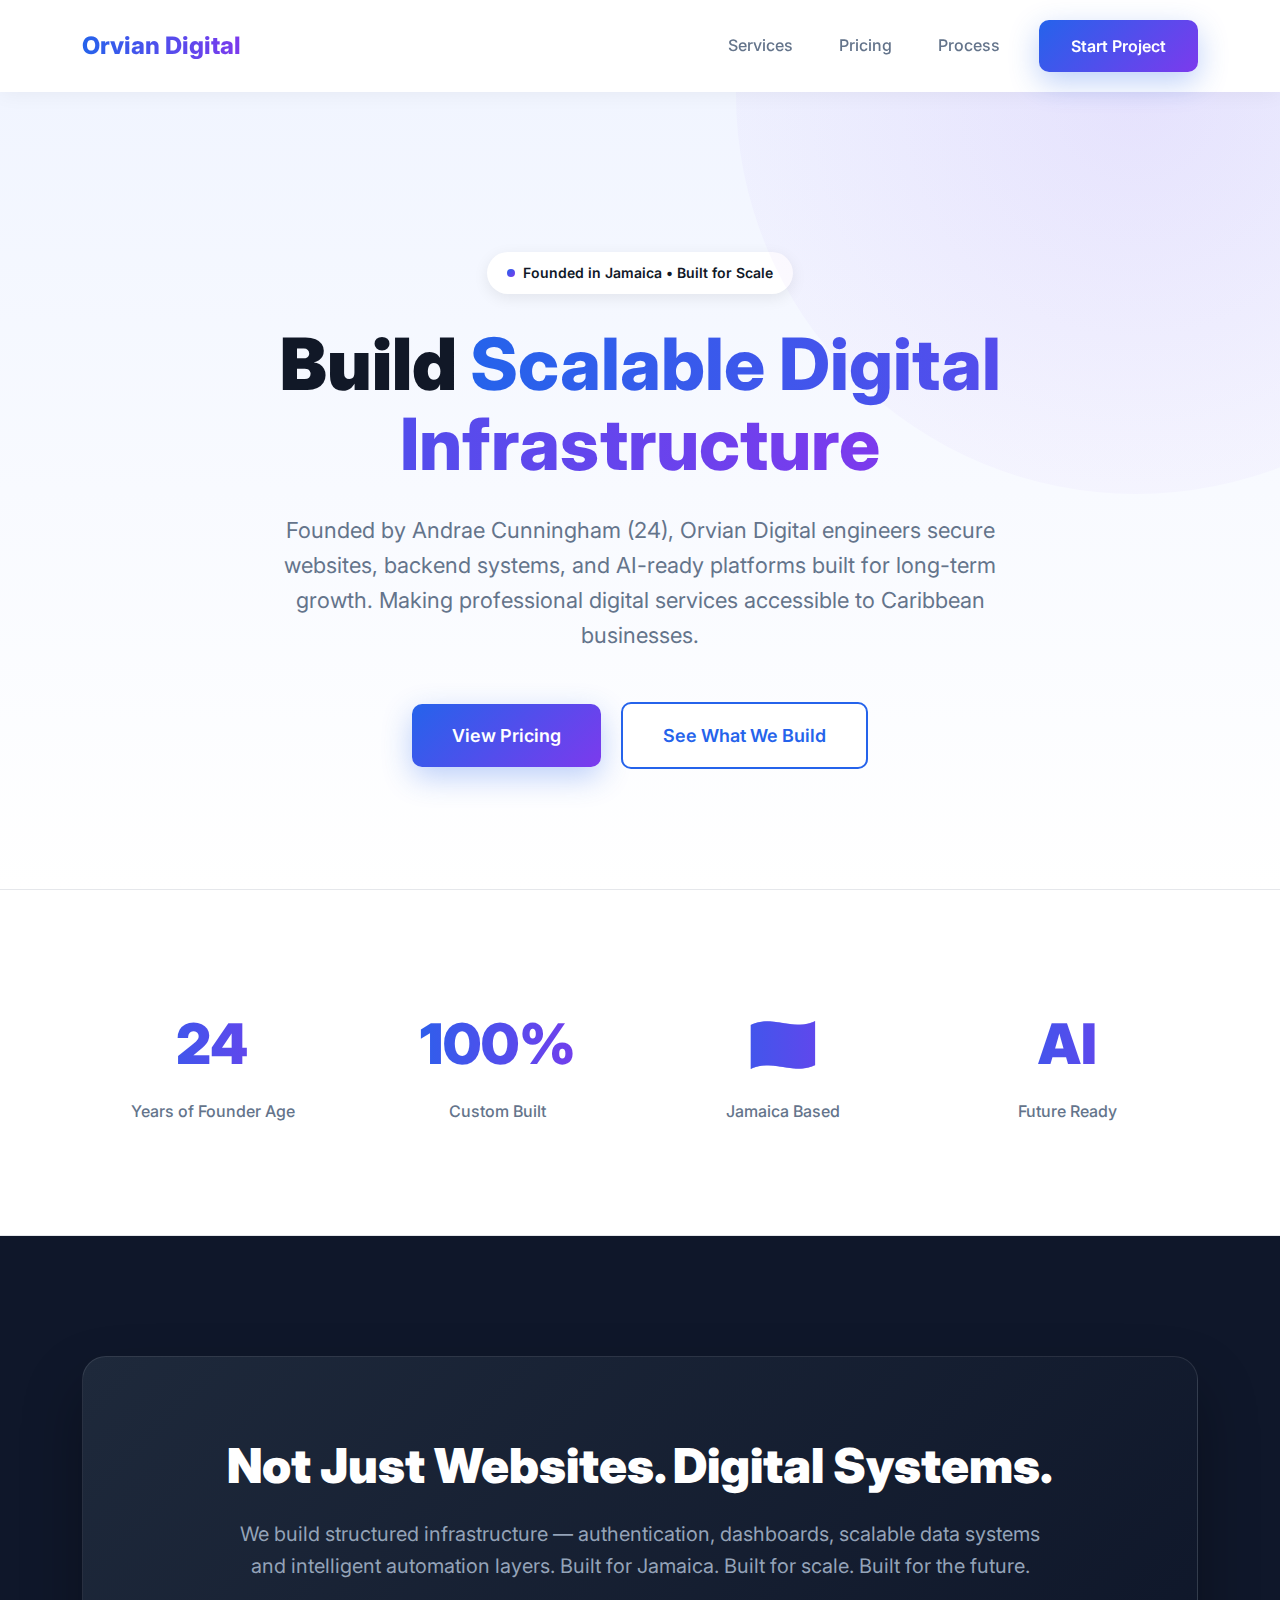
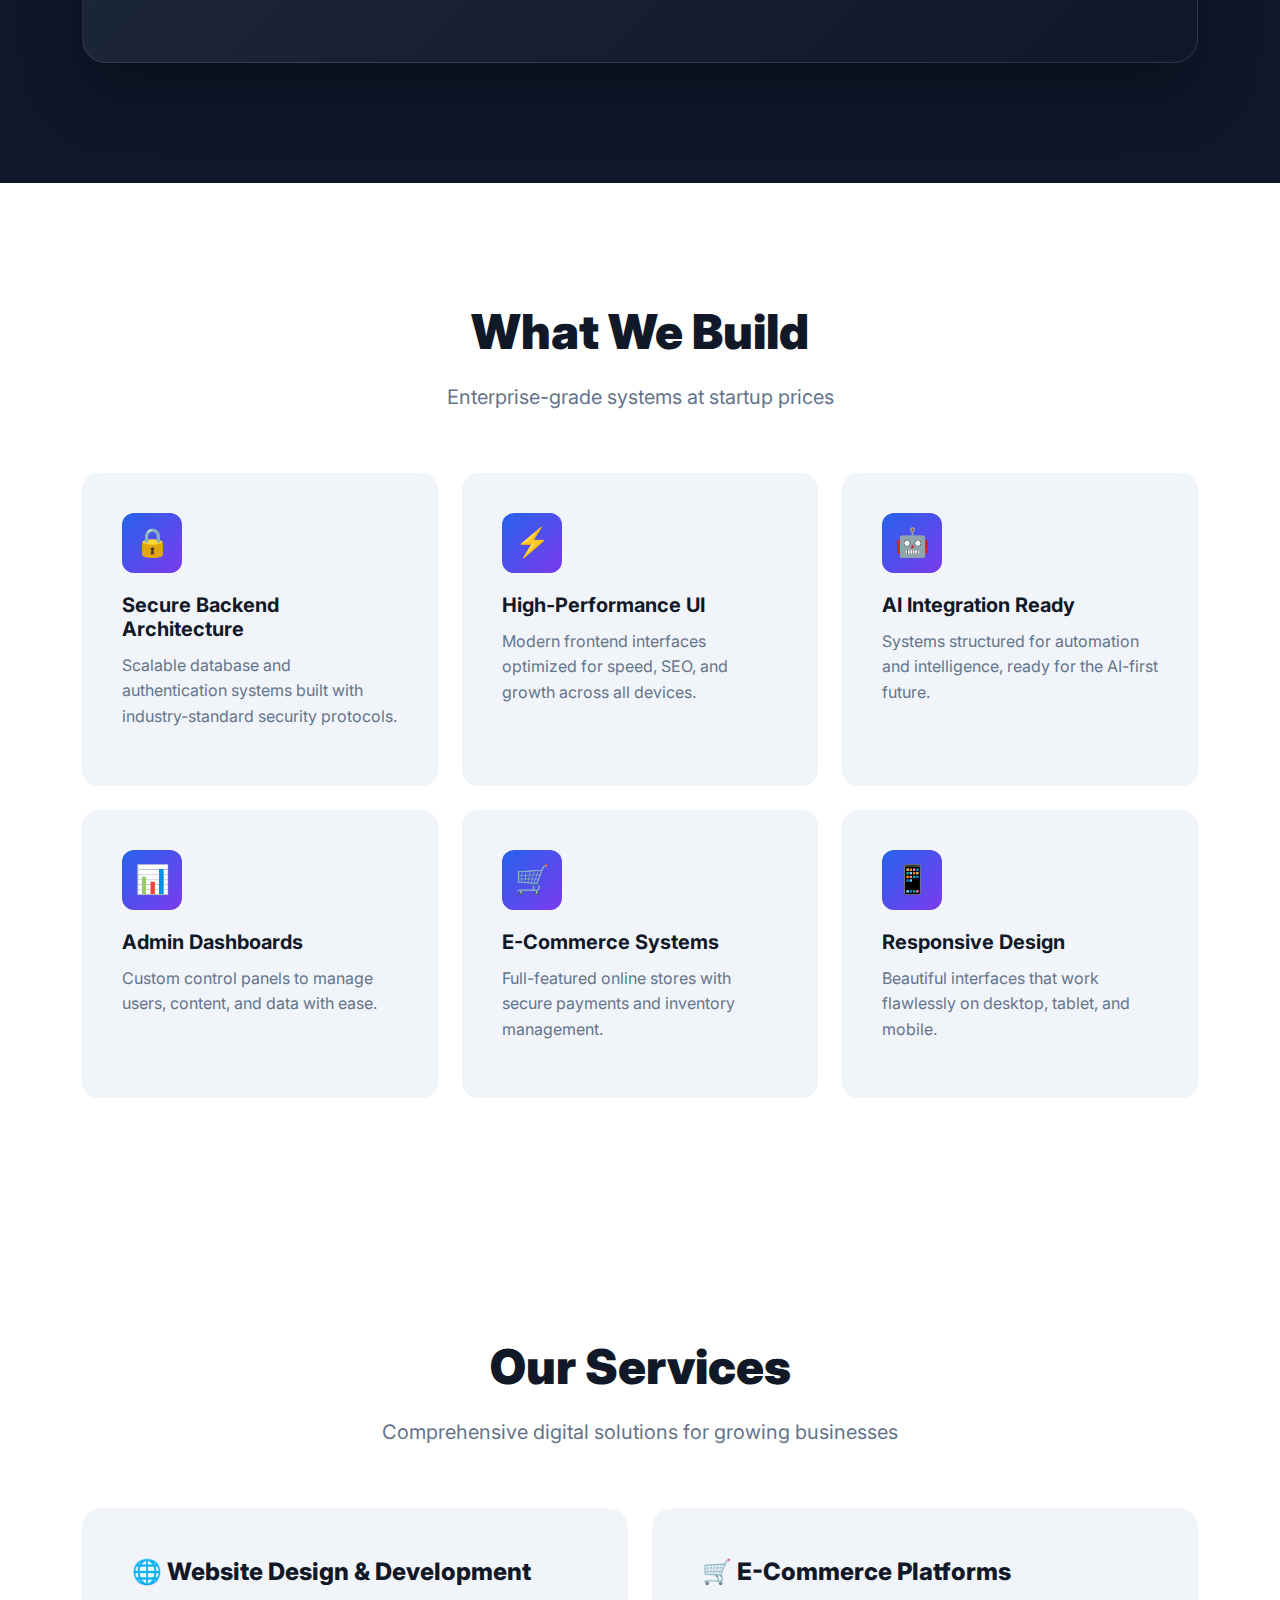
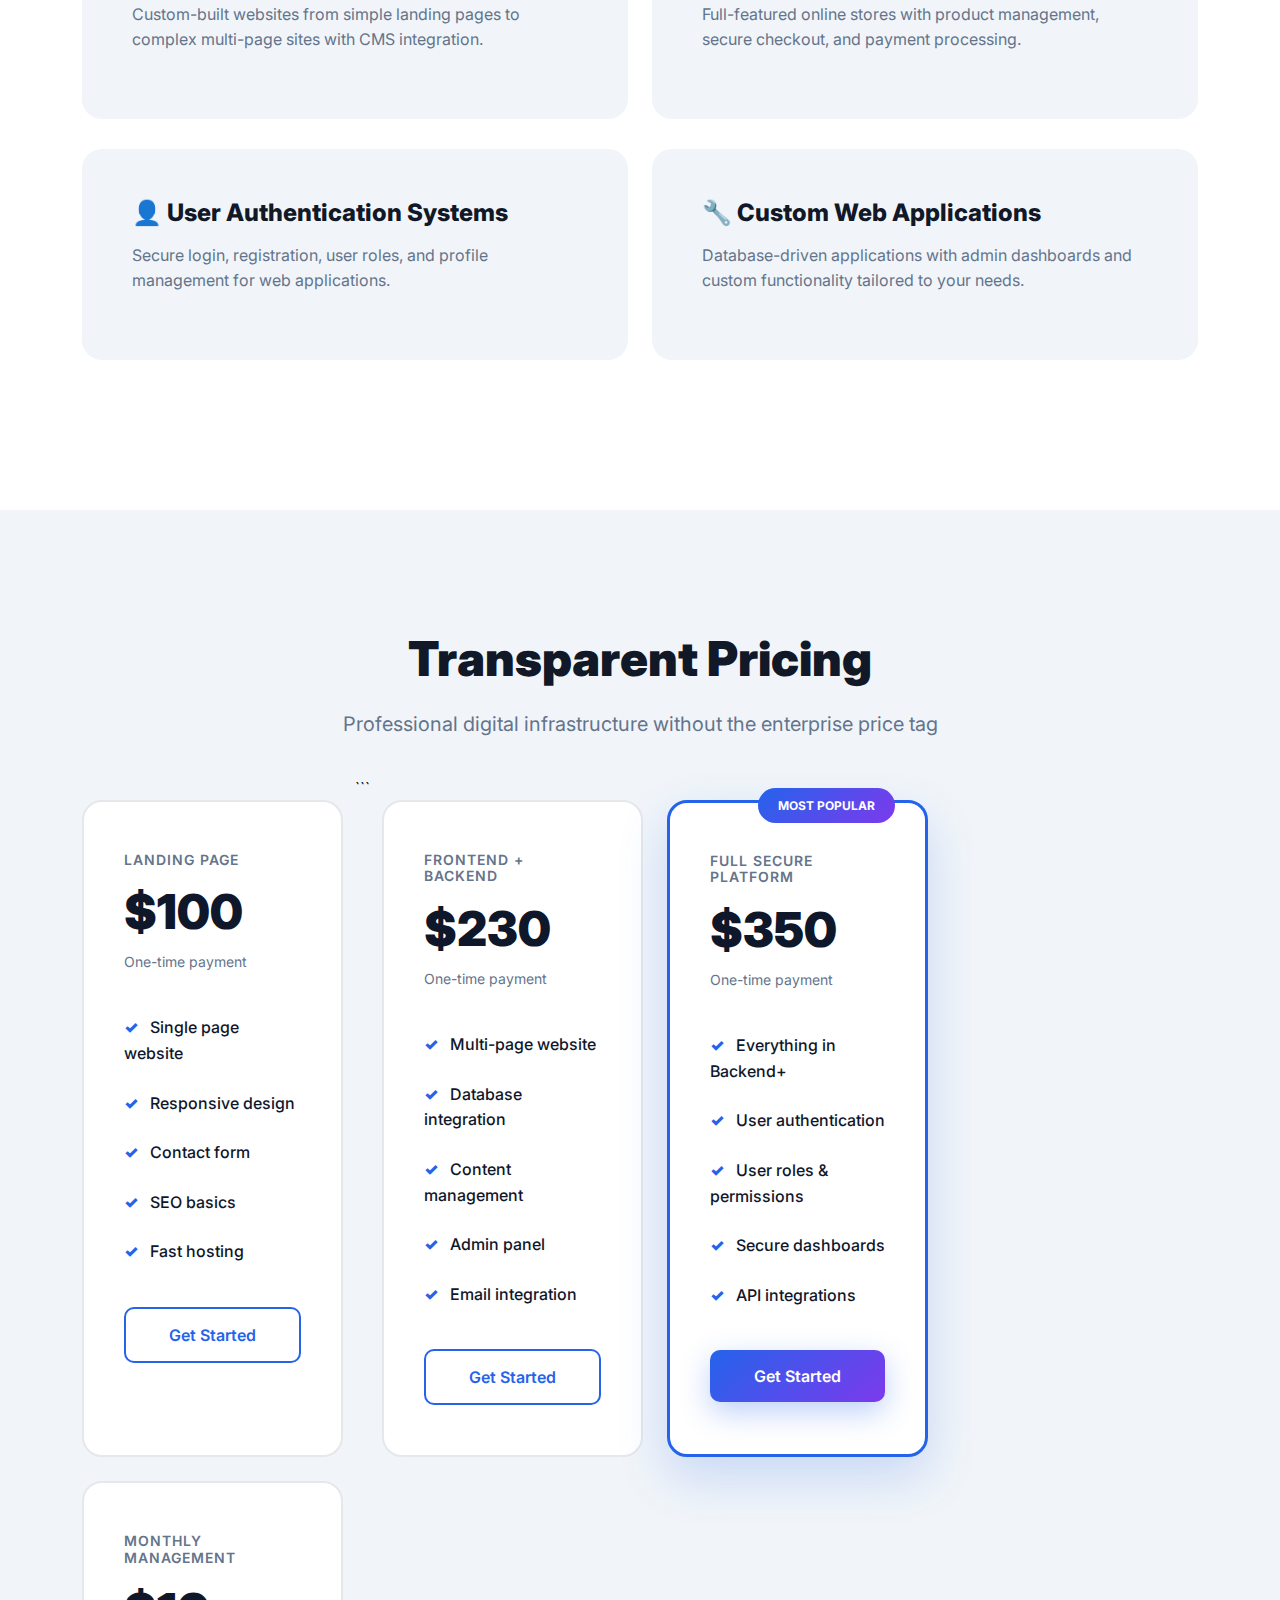
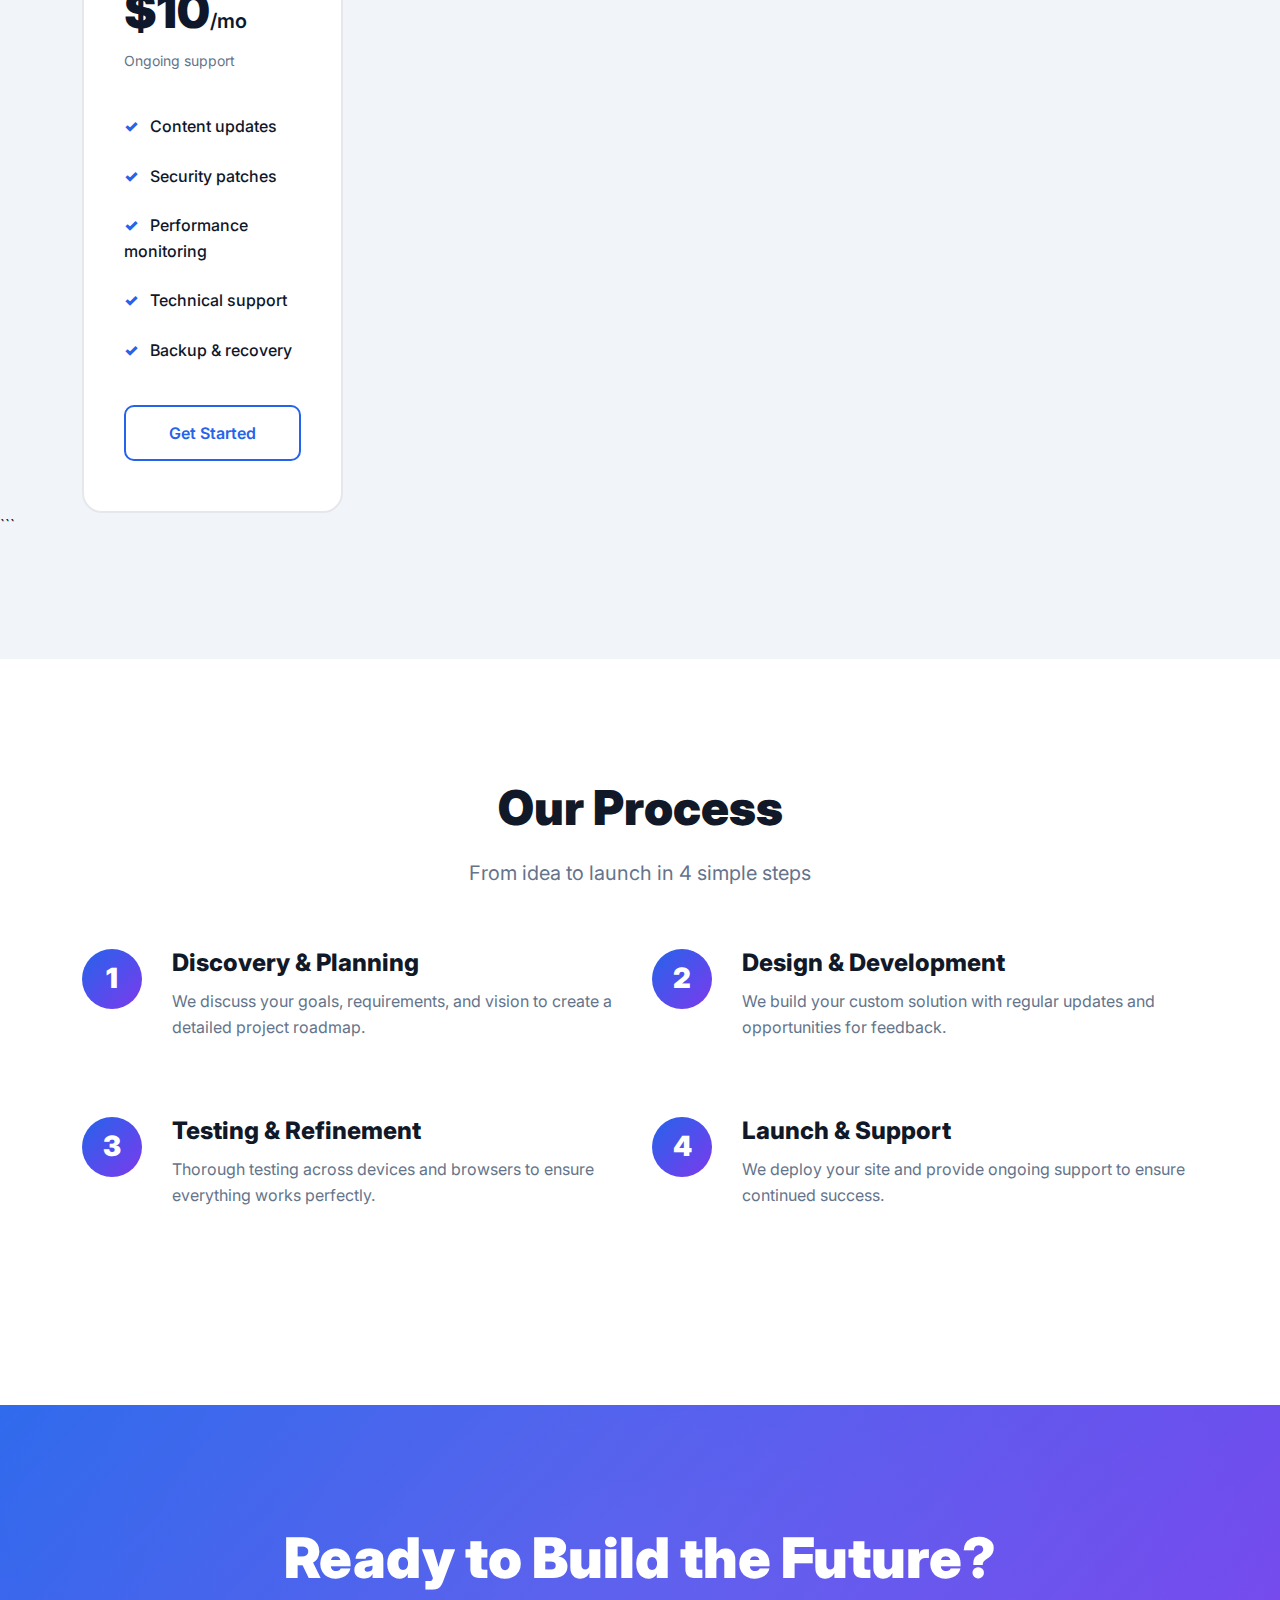
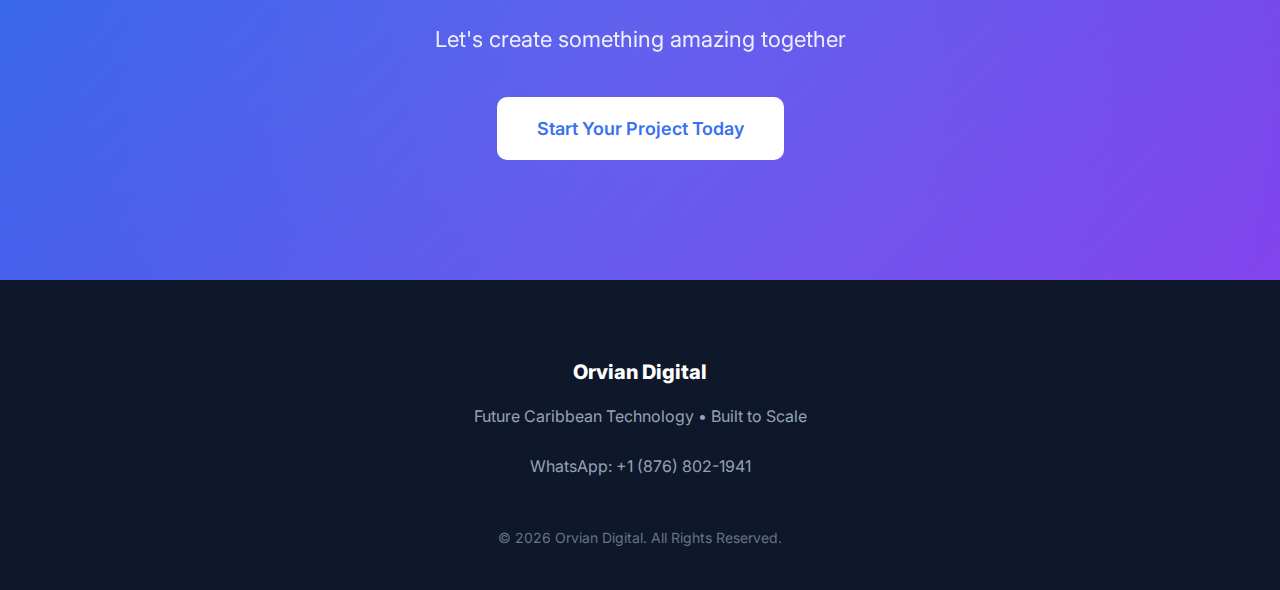
<file: index.html>
<!DOCTYPE html>

<html lang="en">
<head>
<meta charset="UTF-8">
<meta name="viewport" content="width=device-width, initial-scale=1.0">
<title>Orvian Digital | Build Scalable Digital Infrastructure</title>

<link href="https://cdn.jsdelivr.net/npm/bootstrap@5.3.2/dist/css/bootstrap.min.css" rel="stylesheet">
<link href="https://fonts.googleapis.com/css2?family=Inter:wght@300;400;500;600;700;800;900&display=swap" rel="stylesheet">

<style>
:root {
    --primary: #2563eb;
    --primary-dark: #1d4ed8;
    --purple: #7c3aed;
    --purple-dark: #6d28d9;
    --dark: #0f172a;
    --gray: #64748b;
    --light-gray: #f1f5f9;
}

* {
    margin: 0;
    padding: 0;
    box-sizing: border-box;
}

body {
    font-family: 'Inter', sans-serif;
    background: white;
    color: #111827;
    line-height: 1.6;
    overflow-x: hidden;
}

/* Smooth Scroll */
html {
    scroll-behavior: smooth;
}

/* Navbar */
.navbar {
    padding: 20px 0;
    background: rgba(255, 255, 255, 0.95) !important;
    backdrop-filter: blur(10px);
    box-shadow: 0 2px 20px rgba(0, 0, 0, 0.05);
    position: sticky;
    top: 0;
    z-index: 1000;
    transition: all 0.3s ease;
}

.navbar-brand {
    font-size: 24px;
    font-weight: 800;
    background: linear-gradient(90deg, #2563eb, #7c3aed);
    -webkit-background-clip: text;
    -webkit-text-fill-color: transparent;
}

.nav-link {
    font-weight: 500;
    color: #64748b;
    margin: 0 15px;
    transition: color 0.3s;
}

.nav-link:hover {
    color: var(--primary);
}

/* Buttons */
.btn {
    padding: 14px 32px;
    font-weight: 600;
    border-radius: 10px;
    border: none;
    transition: all 0.3s ease;
}

.btn-primary {
    background: linear-gradient(135deg, #2563eb, #7c3aed);
    box-shadow: 0 10px 30px rgba(37, 99, 235, 0.3);
}

.btn-primary:hover {
    transform: translateY(-2px);
    box-shadow: 0 15px 40px rgba(37, 99, 235, 0.4);
}

.btn-outline {
    background: white;
    color: var(--primary);
    border: 2px solid var(--primary);
}

.btn-outline:hover {
    background: var(--primary);
    color: white;
}

.btn-lg {
    padding: 18px 40px;
    font-size: 18px;
}

.btn-light {
    background: white;
    color: var(--primary);
}

.btn-light:hover {
    background: var(--light-gray);
    color: var(--primary-dark);
}

/* Gradient Text */
.gradient-text {
    background: linear-gradient(90deg, #2563eb, #7c3aed);
    -webkit-background-clip: text;
    -webkit-text-fill-color: transparent;
    font-weight: 800;
}

/* Hero Section */
.hero {
    padding: 160px 0 120px 0;
    background: linear-gradient(180deg, #f1f5ff 0%, #ffffff 100%);
    position: relative;
    overflow: hidden;
}

.hero::before {
    content: '';
    position: absolute;
    top: -50%;
    right: -20%;
    width: 800px;
    height: 800px;
    background: radial-gradient(circle, rgba(124, 58, 237, 0.1), transparent);
    border-radius: 50%;
    animation: float 20s ease-in-out infinite;
}

@keyframes float {
    0%, 100% { transform: translateY(0px); }
    50% { transform: translateY(-30px); }
}

.hero h1 {
    font-size: 72px;
    font-weight: 900;
    line-height: 1.1;
    margin-bottom: 30px;
    animation: fadeInUp 0.8s ease;
}

.hero .lead {
    font-size: 22px;
    color: var(--gray);
    font-weight: 400;
    animation: fadeInUp 1s ease;
}

.hero-badge {
    display: inline-flex;
    align-items: center;
    gap: 8px;
    padding: 10px 20px;
    background: white;
    border-radius: 50px;
    box-shadow: 0 4px 15px rgba(0, 0, 0, 0.08);
    margin-bottom: 30px;
    font-weight: 600;
    font-size: 14px;
    animation: fadeInUp 0.6s ease;
}

.hero-badge::before {
    content: '';
    width: 8px;
    height: 8px;
    background: linear-gradient(135deg, #2563eb, #7c3aed);
    border-radius: 50%;
    animation: pulse 2s ease-in-out infinite;
}

@keyframes pulse {
    0%, 100% { opacity: 1; transform: scale(1); }
    50% { opacity: 0.5; transform: scale(1.2); }
}

@keyframes fadeInUp {
    from {
        opacity: 0;
        transform: translateY(30px);
    }
    to {
        opacity: 1;
        transform: translateY(0);
    }
}

/* Stats Section */
.stats {
    background: white;
    padding: 80px 0;
    border-top: 1px solid #e5e7eb;
    border-bottom: 1px solid #e5e7eb;
}

.stat-box {
    text-align: center;
    padding: 30px;
}

.stat-number {
    font-size: 56px;
    font-weight: 900;
    background: linear-gradient(90deg, #2563eb, #7c3aed);
    -webkit-background-clip: text;
    -webkit-text-fill-color: transparent;
    margin-bottom: 10px;
}

.stat-label {
    font-size: 16px;
    color: var(--gray);
    font-weight: 500;
}

/* Platform Mockup Section */
.mockup-section {
    padding: 120px 0;
    background: var(--dark);
    color: white;
    text-align: center;
}

.mockup {
    background: linear-gradient(135deg, #1e293b, #0f172a);
    padding: 80px;
    border-radius: 24px;
    box-shadow: 0 30px 60px rgba(0, 0, 0, 0.3);
    border: 1px solid rgba(255, 255, 255, 0.1);
}

.mockup h2 {
    font-size: 48px;
    font-weight: 900;
    margin-bottom: 24px;
}

.mockup p {
    font-size: 20px;
    color: #94a3b8;
    max-width: 800px;
    margin: 0 auto;
}

/* Features Section */
.features {
    padding: 120px 0;
    background: white;
}

.feature-card {
    padding: 40px;
    border-radius: 16px;
    background: var(--light-gray);
    transition: all 0.3s ease;
    height: 100%;
}

.feature-card:hover {
    transform: translateY(-8px);
    box-shadow: 0 20px 40px rgba(0, 0, 0, 0.1);
    background: white;
    border: 1px solid #e5e7eb;
}

.feature-icon {
    width: 60px;
    height: 60px;
    background: linear-gradient(135deg, #2563eb, #7c3aed);
    border-radius: 12px;
    display: flex;
    align-items: center;
    justify-content: center;
    font-size: 28px;
    margin-bottom: 20px;
}

.feature-card h5 {
    font-weight: 700;
    font-size: 20px;
    margin-bottom: 12px;
}

.feature-card p {
    color: var(--gray);
    font-size: 16px;
}

/* Section Titles */
.section-title {
    font-size: 48px;
    font-weight: 900;
    margin-bottom: 20px;
}

.section-subtitle {
    font-size: 20px;
    color: var(--gray);
    margin-bottom: 60px;
}

/* Pricing Section */
.pricing {
    padding: 120px 0;
    background: var(--light-gray);
}

.pricing-card {
    background: white;
    border: 2px solid #e5e7eb;
    border-radius: 20px;
    padding: 50px 40px;
    transition: all 0.3s ease;
    height: 100%;
    position: relative;
}

.pricing-card:hover {
    transform: translateY(-8px);
    box-shadow: 0 20px 50px rgba(0, 0, 0, 0.12);
    border-color: var(--primary);
}

.pricing-card.featured {
    border: 3px solid var(--primary);
    box-shadow: 0 20px 50px rgba(37, 99, 235, 0.2);
}

.pricing-badge {
    position: absolute;
    top: -15px;
    right: 30px;
    background: linear-gradient(135deg, #2563eb, #7c3aed);
    color: white;
    padding: 8px 20px;
    border-radius: 50px;
    font-size: 12px;
    font-weight: 700;
    text-transform: uppercase;
}

.pricing-card h6 {
    font-size: 14px;
    font-weight: 600;
    color: var(--gray);
    text-transform: uppercase;
    letter-spacing: 1px;
    margin-bottom: 15px;
}

.pricing-card h3 {
    font-size: 48px;
    font-weight: 900;
    color: var(--dark);
    margin-bottom: 10px;
}

.pricing-card .price-note {
    font-size: 14px;
    color: var(--gray);
    margin-bottom: 30px;
}

.pricing-card ul {
    list-style: none;
    padding: 0;
    margin: 30px 0;
}

.pricing-card li {
    padding: 12px 0;
    color: var(--dark);
    font-weight: 500;
}

.pricing-card li::before {
    content: '✓';
    color: var(--primary);
    font-weight: 900;
    margin-right: 12px;
}

/* Services Section */
.services {
    padding: 120px 0;
    background: white;
}

.service-box {
    background: var(--light-gray);
    padding: 50px;
    border-radius: 20px;
    margin-bottom: 30px;
    transition: all 0.3s ease;
}

.service-box:hover {
    background: white;
    box-shadow: 0 20px 40px rgba(0, 0, 0, 0.1);
    transform: translateX(10px);
}

.service-box h4 {
    font-weight: 800;
    font-size: 24px;
    margin-bottom: 15px;
}

.service-box p {
    color: var(--gray);
    font-size: 16px;
}

/* CTA Section */
.cta-section {
    background: linear-gradient(135deg, #2563eb, #7c3aed);
    color: white;
    padding: 120px 0;
    text-align: center;
    position: relative;
    overflow: hidden;
}

.cta-section::before {
    content: '';
    position: absolute;
    top: -50%;
    left: -50%;
    width: 200%;
    height: 200%;
    background: radial-gradient(circle, rgba(255, 255, 255, 0.1), transparent);
    animation: rotate 30s linear infinite;
}

@keyframes rotate {
    0% { transform: rotate(0deg); }
    100% { transform: rotate(360deg); }
}

.cta-section h2 {
    font-size: 56px;
    font-weight: 900;
    margin-bottom: 30px;
    position: relative;
    z-index: 1;
}

.cta-section p {
    font-size: 22px;
    margin-bottom: 40px;
    opacity: 0.9;
    position: relative;
    z-index: 1;
}

/* Footer */
.footer {
    background: var(--dark);
    color: white;
    padding: 80px 0 40px;
}

.footer h5 {
    font-weight: 800;
    margin-bottom: 20px;
}

.footer p {
    color: #94a3b8;
    font-size: 16px;
}

.footer small {
    color: #64748b;
}

/* Process Section */
.process {
    padding: 120px 0;
    background: white;
}

.process-step {
    display: flex;
    align-items: flex-start;
    gap: 30px;
    margin-bottom: 60px;
}

.process-number {
    width: 60px;
    height: 60px;
    background: linear-gradient(135deg, #2563eb, #7c3aed);
    color: white;
    border-radius: 50%;
    display: flex;
    align-items: center;
    justify-content: center;
    font-size: 28px;
    font-weight: 900;
    flex-shrink: 0;
}

.process-content h4 {
    font-weight: 800;
    font-size: 24px;
    margin-bottom: 12px;
}

.process-content p {
    color: var(--gray);
    font-size: 16px;
}

/* Responsive */
@media (max-width: 768px) {
    .hero h1 {
        font-size: 42px;
    }
    
    .hero .lead {
        font-size: 18px;
    }
    
    .section-title {
        font-size: 36px;
    }
    
    .mockup {
        padding: 40px 30px;
    }
    
    .mockup h2 {
        font-size: 32px;
    }
    
    .pricing-card {
        margin-bottom: 30px;
    }
    
    .cta-section h2 {
        font-size: 36px;
    }
}
</style>

</head>

<body>

<!-- NAV -->

<nav class="navbar navbar-expand-lg">
    <div class="container">
        <a class="navbar-brand" href="#">Orvian Digital</a>
        <button class="navbar-toggler" type="button" data-bs-toggle="collapse" data-bs-target="#navbarNav">
            <span class="navbar-toggler-icon"></span>
        </button>
        <div class="collapse navbar-collapse" id="navbarNav">
            <ul class="navbar-nav ms-auto align-items-center">
                <li class="nav-item"><a class="nav-link" href="#services">Services</a></li>
                <li class="nav-item"><a class="nav-link" href="#pricing">Pricing</a></li>
                <li class="nav-item"><a class="nav-link" href="#process">Process</a></li>
                <li class="nav-item ms-3">
                    <a href="https://wa.me/18768021941" class="btn btn-primary">Start Project</a>
                </li>
            </ul>
        </div>
    </div>
</nav>

<!-- HERO -->

<section class="hero">
    <div class="container">
        <div class="text-center">
            <div class="hero-badge">
                Founded in Jamaica • Built for Scale
            </div>
            <h1>
                Build <span class="gradient-text">Scalable Digital<br>Infrastructure</span>
            </h1>
            <p class="lead col-lg-8 mx-auto">
                Founded by Andrae Cunningham (24), Orvian Digital engineers secure websites, 
                backend systems, and AI-ready platforms built for long-term growth. Making professional 
                digital services accessible to Caribbean businesses.
            </p>
            <div class="mt-5">
                <a href="#pricing" class="btn btn-primary btn-lg me-3">View Pricing</a>
                <a href="#services" class="btn btn-outline btn-lg">See What We Build</a>
            </div>
        </div>
    </div>
</section>

<!-- STATS -->

<section class="stats">
    <div class="container">
        <div class="row">
            <div class="col-md-3">
                <div class="stat-box">
                    <div class="stat-number">24</div>
                    <div class="stat-label">Years of Founder Age</div>
                </div>
            </div>
            <div class="col-md-3">
                <div class="stat-box">
                    <div class="stat-number">100%</div>
                    <div class="stat-label">Custom Built</div>
                </div>
            </div>
            <div class="col-md-3">
                <div class="stat-box">
                    <div class="stat-number">🇯🇲</div>
                    <div class="stat-label">Jamaica Based</div>
                </div>
            </div>
            <div class="col-md-3">
                <div class="stat-box">
                    <div class="stat-number">AI</div>
                    <div class="stat-label">Future Ready</div>
                </div>
            </div>
        </div>
    </div>
</section>

<!-- PLATFORM MOCKUP -->

<section class="mockup-section">
    <div class="container">
        <div class="mockup">
            <h2>Not Just Websites. Digital Systems.</h2>
            <p class="mt-4">
                We build structured infrastructure — authentication, dashboards, 
                scalable data systems and intelligent automation layers. 
                Built for Jamaica. Built for scale. Built for the future.
            </p>
        </div>
    </div>
</section>

<!-- FEATURES -->

<section class="features">
    <div class="container">
        <div class="text-center mb-5">
            <h2 class="section-title">What We Build</h2>
            <p class="section-subtitle">Enterprise-grade systems at startup prices</p>
        </div>
        <div class="row g-4">
            <div class="col-md-4">
                <div class="feature-card">
                    <div class="feature-icon">🔒</div>
                    <h5>Secure Backend Architecture</h5>
                    <p>Scalable database and authentication systems built with industry-standard security protocols.</p>
                </div>
            </div>
            <div class="col-md-4">
                <div class="feature-card">
                    <div class="feature-icon">⚡</div>
                    <h5>High-Performance UI</h5>
                    <p>Modern frontend interfaces optimized for speed, SEO, and growth across all devices.</p>
                </div>
            </div>
            <div class="col-md-4">
                <div class="feature-card">
                    <div class="feature-icon">🤖</div>
                    <h5>AI Integration Ready</h5>
                    <p>Systems structured for automation and intelligence, ready for the AI-first future.</p>
                </div>
            </div>
            <div class="col-md-4">
                <div class="feature-card">
                    <div class="feature-icon">📊</div>
                    <h5>Admin Dashboards</h5>
                    <p>Custom control panels to manage users, content, and data with ease.</p>
                </div>
            </div>
            <div class="col-md-4">
                <div class="feature-card">
                    <div class="feature-icon">🛒</div>
                    <h5>E-Commerce Systems</h5>
                    <p>Full-featured online stores with secure payments and inventory management.</p>
                </div>
            </div>
            <div class="col-md-4">
                <div class="feature-card">
                    <div class="feature-icon">📱</div>
                    <h5>Responsive Design</h5>
                    <p>Beautiful interfaces that work flawlessly on desktop, tablet, and mobile.</p>
                </div>
            </div>
        </div>
    </div>
</section>

<!-- SERVICES -->

<section id="services" class="services">
    <div class="container">
        <div class="text-center mb-5">
            <h2 class="section-title">Our Services</h2>
            <p class="section-subtitle">Comprehensive digital solutions for growing businesses</p>
        </div>
        <div class="row">
            <div class="col-md-6">
                <div class="service-box">
                    <h4>🌐 Website Design & Development</h4>
                    <p>Custom-built websites from simple landing pages to complex multi-page sites with CMS integration.</p>
                </div>
            </div>
            <div class="col-md-6">
                <div class="service-box">
                    <h4>🛒 E-Commerce Platforms</h4>
                    <p>Full-featured online stores with product management, secure checkout, and payment processing.</p>
                </div>
            </div>
            <div class="col-md-6">
                <div class="service-box">
                    <h4>👤 User Authentication Systems</h4>
                    <p>Secure login, registration, user roles, and profile management for web applications.</p>
                </div>
            </div>
            <div class="col-md-6">
                <div class="service-box">
                    <h4>🔧 Custom Web Applications</h4>
                    <p>Database-driven applications with admin dashboards and custom functionality tailored to your needs.</p>
                </div>
            </div>
        </div>
    </div>
</section>

<!-- PRICING -->

<section id="pricing" class="pricing">
    <div class="container">
        <div class="text-center mb-5">
            <h2 class="section-title">Transparent Pricing</h2>
            <p class="section-subtitle">Professional digital infrastructure without the enterprise price tag</p>
        </div>
        <div class="row g-4">
            <div class="col-md-3">
                <div class="pricing-card">
                    <h6>Landing Page</h6>
                    <h3>$100</h3>
                    <p class="price-note">One-time payment</p>
                    <ul>
                        <li>Single page website</li>
                        <li>Responsive design</li>
                        <li>Contact form</li>
                        <li>SEO basics</li>
                        <li>Fast hosting</li>
                    </ul>
                    <a href="https://wa.me/18768021941?text=I'm%20interested%20in%20Landing%20Page" class="btn btn-outline w-100">Get Started</a>
                </div>
            </div>

```
        <div class="col-md-3">
            <div class="pricing-card">
                <h6>Frontend + Backend</h6>
                <h3>$230</h3>
                <p class="price-note">One-time payment</p>
                <ul>
                    <li>Multi-page website</li>
                    <li>Database integration</li>
                    <li>Content management</li>
                    <li>Admin panel</li>
                    <li>Email integration</li>
                </ul>
                <a href="https://wa.me/18768021941?text=I'm%20interested%20in%20Frontend%20+%20Backend" class="btn btn-outline w-100">Get Started</a>
            </div>
        </div>
        
        <div class="col-md-3">
            <div class="pricing-card featured">
                <div class="pricing-badge">Most Popular</div>
                <h6>Full Secure Platform</h6>
                <h3>$350</h3>
                <p class="price-note">One-time payment</p>
                <ul>
                    <li>Everything in Backend+</li>
                    <li>User authentication</li>
                    <li>User roles & permissions</li>
                    <li>Secure dashboards</li>
                    <li>API integrations</li>
                </ul>
                <a href="https://wa.me/18768021941?text=I'm%20interested%20in%20Full%20Secure%20Platform" class="btn btn-primary w-100">Get Started</a>
            </div>
        </div>
        
        <div class="col-md-3">
            <div class="pricing-card">
                <h6>Monthly Management</h6>
                <h3>$10<span style="font-size: 20px; font-weight: 600;">/mo</span></h3>
                <p class="price-note">Ongoing support</p>
                <ul>
                    <li>Content updates</li>
                    <li>Security patches</li>
                    <li>Performance monitoring</li>
                    <li>Technical support</li>
                    <li>Backup & recovery</li>
                </ul>
                <a href="https://wa.me/18768021941?text=I'm%20interested%20in%20Monthly%20Management" class="btn btn-outline w-100">Get Started</a>
            </div>
        </div>
    </div>
</div>
```

</section>

<!-- PROCESS -->

<section id="process" class="process">
    <div class="container">
        <div class="text-center mb-5">
            <h2 class="section-title">Our Process</h2>
            <p class="section-subtitle">From idea to launch in 4 simple steps</p>
        </div>
        <div class="row">
            <div class="col-md-6">
                <div class="process-step">
                    <div class="process-number">1</div>
                    <div class="process-content">
                        <h4>Discovery & Planning</h4>
                        <p>We discuss your goals, requirements, and vision to create a detailed project roadmap.</p>
                    </div>
                </div>
            </div>
            <div class="col-md-6">
                <div class="process-step">
                    <div class="process-number">2</div>
                    <div class="process-content">
                        <h4>Design & Development</h4>
                        <p>We build your custom solution with regular updates and opportunities for feedback.</p>
                    </div>
                </div>
            </div>
            <div class="col-md-6">
                <div class="process-step">
                    <div class="process-number">3</div>
                    <div class="process-content">
                        <h4>Testing & Refinement</h4>
                        <p>Thorough testing across devices and browsers to ensure everything works perfectly.</p>
                    </div>
                </div>
            </div>
            <div class="col-md-6">
                <div class="process-step">
                    <div class="process-number">4</div>
                    <div class="process-content">
                        <h4>Launch & Support</h4>
                        <p>We deploy your site and provide ongoing support to ensure continued success.</p>
                    </div>
                </div>
            </div>
        </div>
    </div>
</section>

<!-- CTA -->

<section class="cta-section">
    <div class="container">
        <h2>Ready to Build the Future?</h2>
        <p>Let's create something amazing together</p>
        <a href="https://wa.me/18768021941?text=Hi!%20I'd%20like%20to%20start%20a%20project." class="btn btn-light btn-lg">
            Start Your Project Today
        </a>
    </div>
</section>

<!-- FOOTER -->

<footer class="footer text-center">
    <div class="container">
        <h5>Orvian Digital</h5>
        <p class="mt-3">Future Caribbean Technology • Built to Scale</p>
        <p class="mt-4">
            <a href="https://wa.me/18768021941" style="color: #94a3b8; text-decoration: none;">WhatsApp: +1 (876) 802-1941</a>
        </p>
        <small class="mt-5 d-block">© 2026 Orvian Digital. All Rights Reserved.</small>
    </div>
</footer>

<script src="https://cdn.jsdelivr.net/npm/bootstrap@5.3.2/dist/js/bootstrap.bundle.min.js"></script>

<script>
// Smooth scroll for anchor links
document.querySelectorAll('a[href^="#"]').forEach(anchor => {
    anchor.addEventListener('click', function (e) {
        e.preventDefault();
        const target = document.querySelector(this.getAttribute('href'));
        if (target) {
            target.scrollIntoView({
                behavior: 'smooth',
                block: 'start'
            });
        }
    });
});

// Navbar scroll effect
window.addEventListener('scroll', function() {
    const navbar = document.querySelector('.navbar');
    if (window.scrollY > 50) {
        navbar.style.boxShadow = '0 4px 30px rgba(0, 0, 0, 0.1)';
    } else {
        navbar.style.boxShadow = '0 2px 20px rgba(0, 0, 0, 0.05)';
    }
});
</script>

</body>
</html>
</file>
